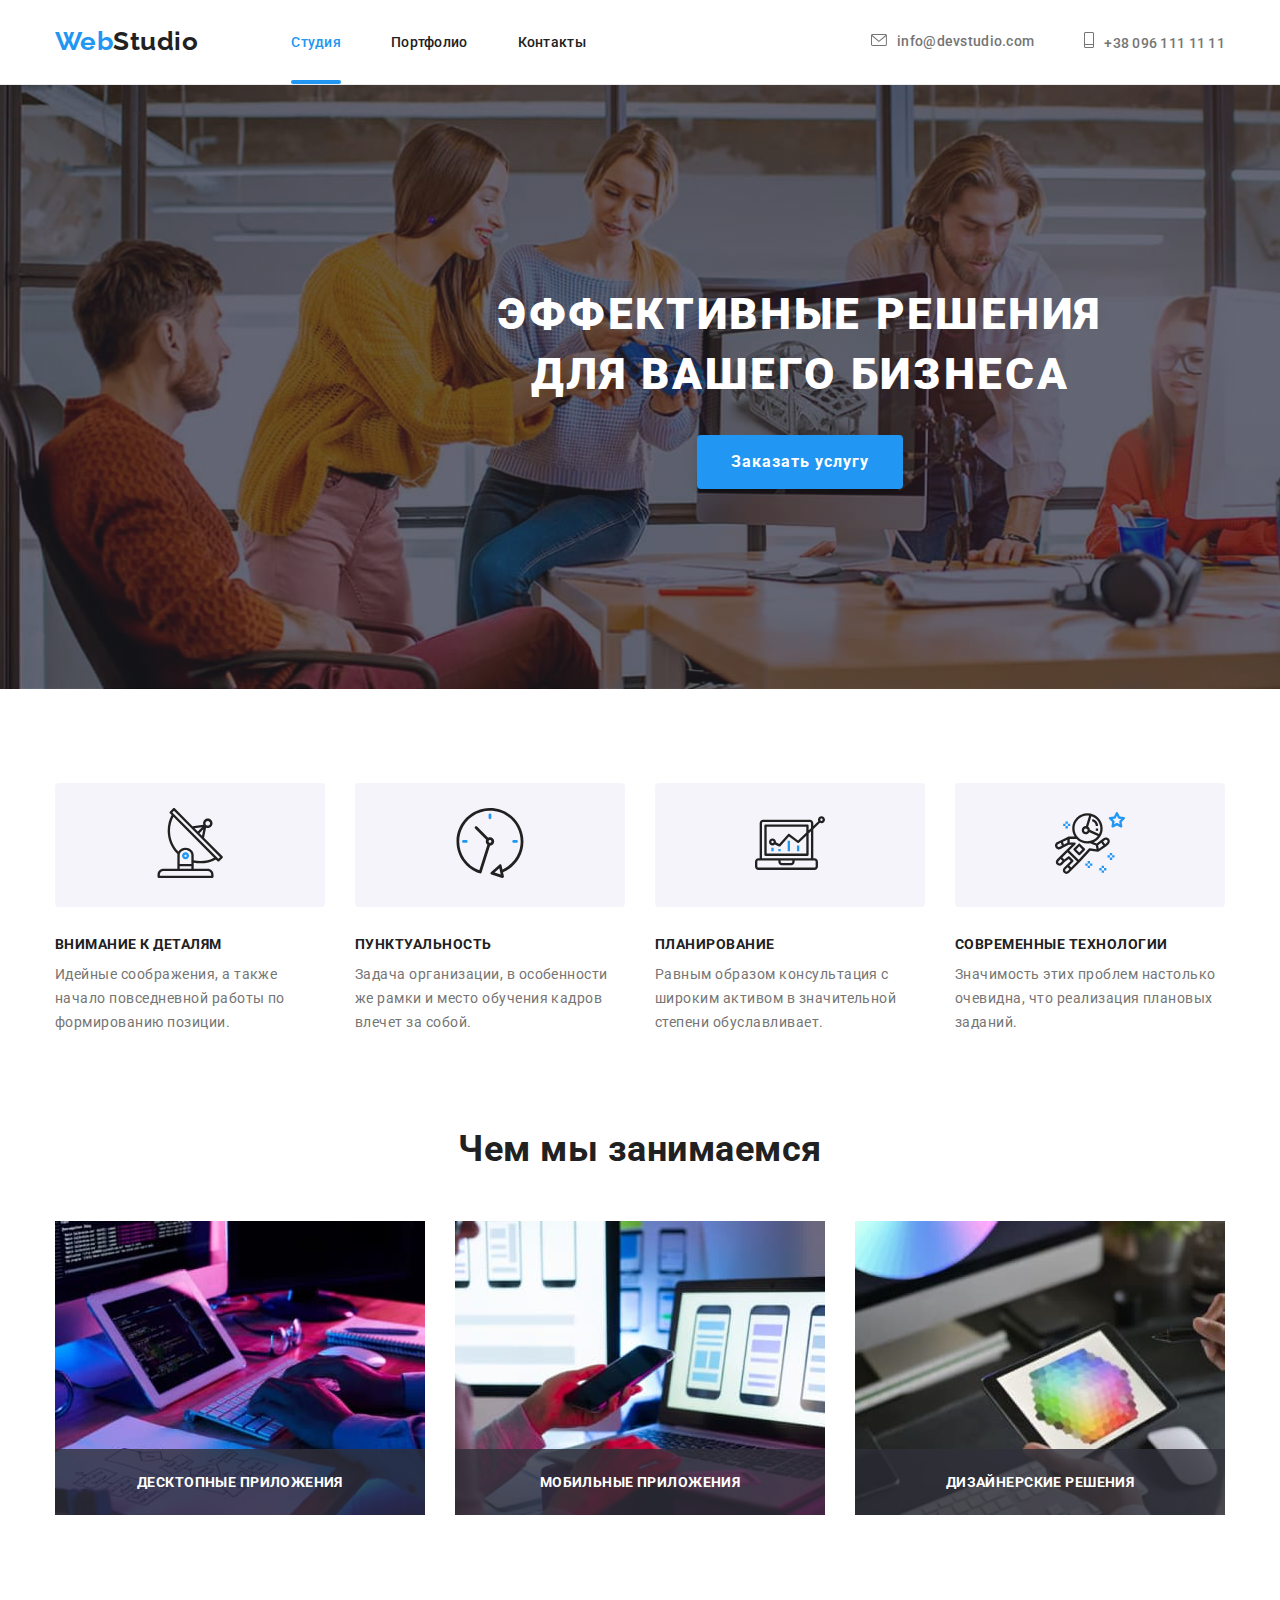
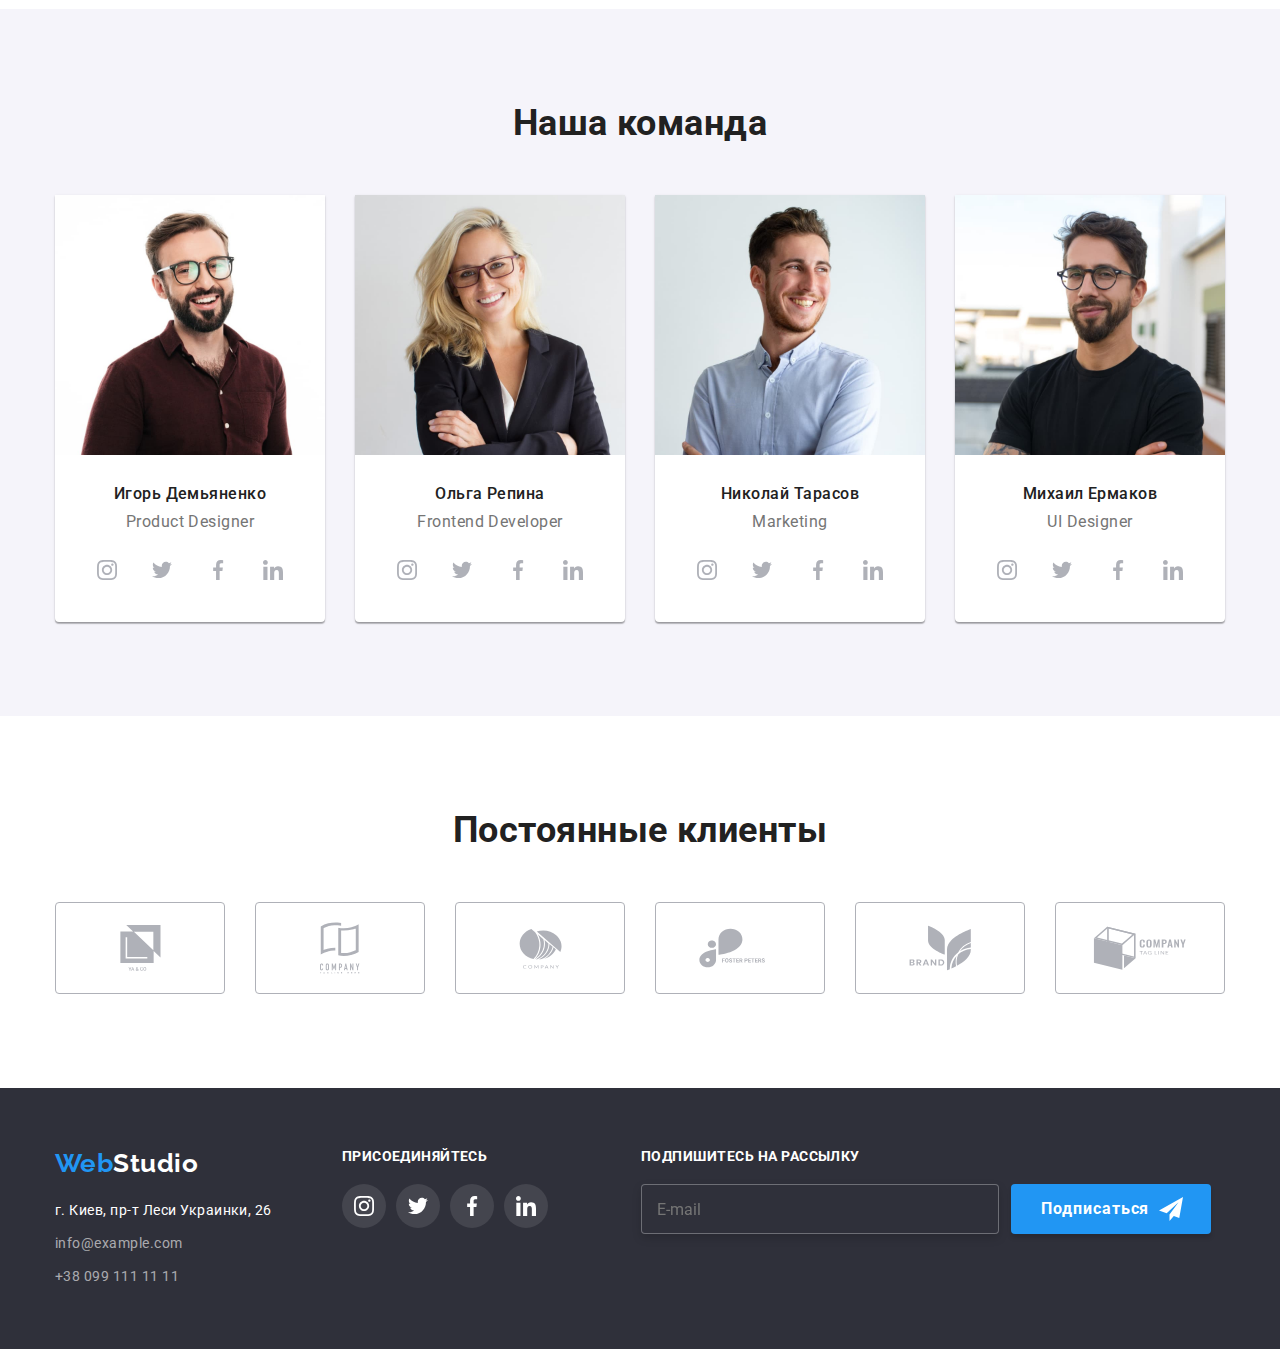
<file: index.html>
<!DOCTYPE html>
<html lang="ru">
<head>
    <meta charset="UTF-8">
    <meta http-equiv="X-UA-Compatible" content="IE=edge">
    <meta name="viewport" content="width=device-width, initial-scale=1.0">
    <title>Главнвя страница</title>
    <link rel="preconnect" href="https://fonts.gstatic.com">
    <link href="https://fonts.googleapis.com/css2?family=Raleway:wght@700&family=Roboto:wght@400;500;700;900&display=swap"
        rel="stylesheet">
    <link rel="stylesheet" href="https://cdnjs.cloudflare.com/ajax/libs/modern-normalize/1.0.0/modern-normalize.min.css">
    <link rel="stylesheet" href="./css/style.css">

</head>
<body>
    <!--Шапка сайта-->
    <header class="header-section" >
        <div class="container header-flex">
            <a class="logo dark-logo" href="#"><span class="logo-accent">Web</span>Studio</a>
            <nav class="menu">
                <ul class="nav-list list">
                    <li class="site-menu">
                        <a class="nav-link activ-page" href="#">Студия</a>
                    </li>
                    <li class="site-menu">
                        <a class="nav-link" href="./portfolio.html">Портфолио</a>
                    </li>
                    <li class="site-menu">
                        <a class="nav-link" href="#">Контакты</a>
                    </li>
                </ul>
            </nav>
            <!--контакты-->
            <ul class="header-contact list">
                <li class="nav-contact">
                    
                    <a class="nav-link" href="mailto:info@devstudio.com"><svg class="nav-icon" width="16" height="12">
                        <use href="./images/symbol-defs.svg#icon-email"></use>
                    </svg>info@devstudio.com</a>
                </li>
                <li class="nav-contact tel">
                    <a class="nav-link" href="tel:+380961111111"><svg class="nav-icon" width="10" height="16">
                        <use href="./images/symbol-defs.svg#icon-phone"></use>
                    </svg>+38 096 111 11 11</a>
                </li>
            </ul>
        </div>
    </header> 
    <main>
      <!-- Герой-->
    <section class="hero hero-bg">
        <div class="container">
            <h1 class="hero-title">Эффективные решения <br> для вашего бизнеса</h1>
            <button class="hero-button" type="button" data-modal-open>Заказать услугу</button>
        </div>
    </section>
      <!--Секция особенности-->
    <section class="features section">
     <!--<h2>Наши особенности</h2>-->
       <div class="container">
            <ul class="section-features-list list">
                <li class="features-list">
                    <div class="icon-bg">
                        <svg class="features-icon" width="70" height="70">
                            <use href="./images/symbol-defs.svg#icon-antenna"></use>
                        </svg>
                    </div>
                    <h3 class="features-title">Внимание к деталям</h3>
                    <p class="features-text">Идейные соображения, а также начало повседневной работы по формированию позиции.</p>
                </li>
                <li class="features-list">
                    <div class="icon-bg">
                        <svg class="features-icon" width="70" height="70">
                            <use href="./images/symbol-defs.svg#icon-clock"></use>
                        </svg>
                    </div>
                    <h3 class="features-title">Пунктуальность</h3>
                    <p class="features-text">Задача организации, в особенности же рамки и место обучения кадров влечет за собой.</p>
                </li>
                <li class="features-list">
                    <div class="icon-bg">
                        <svg class="features-icon" width="70" height="70">
                            <use href="./images/symbol-defs.svg#icon-diagram"></use>
                        </svg>
                    </div>
                    <h3 class="features-title">Планирование</h3>
                    <p class="features-text">Равным образом консультация с широким активом в значительной степени обуславливает.</p>
                </li>
                <li class="features-list">
                    <div class="icon-bg">
                        <svg class="features-icon" width="70" height="70">
                            <use href="./images/symbol-defs.svg#icon-astronaut"></use>
                        </svg>
                    </div>
                    <h3 class="features-title">Современные технологии</h3>
                    <p class="features-text">Значимость этих проблем настолько очевидна, что реализация плановых заданий.</p>
                </li>
            </ul>
       </div>

    </section>
      <!--Секция чем мы занимаемся-->
      <section class="about section">
         <div class="container"> 
            <h2 class="about-title">Чем мы занимаемся</h2>
            <ul class="about-list list">
                <li class="about-list-item">
                    <img src="./images/studio-page/about/box1(1).jpg" alt="website creation" width="370" height="294">
                    <div class="about-work">
                        <p class="about-text">Десктопные приложения</p>
                    </div>
                </li>
                <li class="about-list-item">
                    <img src="./images/studio-page/about/box2(1).jpg" alt="adaptive layout" width="370" height="294">
                    <div class="about-work">
                        <p class="about-text">Мобильные приложения</p>
                    </div>
                </li>
                <li class="about-list-item">
                    <img src="./images/studio-page/about/box3(1).jpg" alt="color palette on tablet" width="370" height="294">
                    <div class="about-work">
                        <p class="about-text">Дизайнерские решения</p>
                    </div>
                </li>
            </ul>
         </div>
      </section>
      <!--Секция наша команда-->
      <section class="team section">
          <div class="container">
            <h2 class="team-section-title">Наша команда</h2>
            <ul class="team-list list">
                <li class="team-list-item">
                    <img src="./images/studio-page/team/Igor-Demyanenko.jpg"
                        alt="Photo of a member of the WebStudio team Igor Demyanenko" width="270" height="260">
                        <div class="team-info" >
                            <h3 class="team-title">Игорь Демьяненко</h3>
                            <p class="team-text" lang="en">Product Designer</p>
                            <ul class="team-social-links list">
                                <li class="social-link">
                                    <a class="icon-team-item link" href="#">
                                        <svg class="social-icon" width="20" height="20">
                                            <use href="./images/symbol-defs.svg#icon-instagram"></use>
                                        </svg>
                                    </a>
                                </li>
                                <li class="social-link">
                                    <a class="icon-team-item link" href="#">
                                        <svg class="social-icon" width="20" height="20">
                                            <use href="./images/symbol-defs.svg#icon-twitter"></use>
                                        </svg>
                                    </a> 
                                </li>
                                <li class="social-link">
                                    <a class="icon-team-item link" href="#">
                                        <svg class="social-icon" width="20" height="20">
                                            <use href="./images/symbol-defs.svg#icon-facebook"></use>
                                        </svg>
                                    </a>
                                </li>
                                <li class="social-link">
                                    <a class="icon-team-item link" href="#">
                                        <svg class="social-icon" width="20" height="20">
                                            <use href="./images/symbol-defs.svg#icon-linkedin"></use>
                                        </svg>
                                    </a>   
                                </li>
                            </ul>
                        </div>       
                <li class="team-list-item">
                    <img src="./images/studio-page/team/Olga-Repina.jpg" alt="Photo of a member of the WebStudio team Olga Repina"
                        width="270" height="260">
                        <div class="team-info">
                            <h3 class="team-title">Ольга Репина</h3>
                            <p class="team-text" lang="en">Frontend Developer</p>
                            <ul class="team-social-links list">
                                <li class="social-link">
                                    <a class="icon-team-item link" href="#">
                                        <svg class="social-icon" width="20" height="20">
                                            <use href="./images/symbol-defs.svg#icon-instagram"></use>
                                        </svg>
                                    </a>
                                </li>
                                <li class="social-link">
                                    <a class="icon-team-item link" href="#">
                                        <svg class="social-icon" width="20" height="20">
                                            <use href="./images/symbol-defs.svg#icon-twitter"></use>
                                        </svg>
                                    </a>
                                </li>
                                <li class="social-link">
                                    <a class="icon-team-item link" href="#">
                                        <svg class="social-icon" width="20" height="20">
                                            <use href="./images/symbol-defs.svg#icon-facebook"></use>
                                        </svg>
                                    </a>
                                </li>
                                <li class="social-link">
                                    <a class="icon-team-item link" href="#">
                                        <svg class="social-icon" width="20" height="20">
                                            <use href="./images/symbol-defs.svg#icon-linkedin"></use>
                                        </svg>
                                    </a>
                                </li>
                            </ul>
                        </div>         
                </li>
                <li class="team-list-item">
                    <img src="./images/studio-page/team/Nikolay-Tarasov.jpg"
                        alt="Photo of a member of the WebStudio team Nikolay Tarasov" width="270" height="260">
                        <div class="team-info">
                            <h3 class="team-title">Николай Тарасов</h3>
                            <p class="team-text" lang="en">Marketing</p>
                            <ul class="team-social-links list">
                                <li class="social-link">
                                    <a class="icon-team-item link" href="#">
                                        <svg class="social-icon" width="20" height="20">
                                            <use href="./images/symbol-defs.svg#icon-instagram"></use>
                                        </svg>
                                    </a>
                                </li>
                                <li class="social-link">
                                    <a class="icon-team-item link" href="#">
                                        <svg class="social-icon" width="20" height="20">
                                            <use href="./images/symbol-defs.svg#icon-twitter"></use>
                                        </svg>
                                    </a>
                                </li>
                                <li class="social-link">
                                    <a class="icon-team-item link" href="#">
                                        <svg class="social-icon" width="20" height="20">
                                            <use href="./images/symbol-defs.svg#icon-facebook"></use>
                                        </svg>
                                    </a>
                                </li>
                                <li class="social-link">
                                    <a class="icon-team-item link" href="#">
                                        <svg class="social-icon" width="20" height="20">
                                            <use href="./images/symbol-defs.svg#icon-linkedin"></use>
                                        </svg>
                                    </a>
                                </li>
                            </ul>
                        </div>
                </li>
                <li class="team-list-item">
                    <img src="./images/studio-page/team/Mihail-Yermakov.jpg"
                        alt="Photo of a member of the WebStudio team Mikhail Ermakov" width="270" height="260">
                        <div class="team-info">
                            <h3 class="team-title">Михаил Ермаков</h3>
                            <p class="team-text" lang="en">UI Designer</p>
                            <ul class="team-social-links list">
                                <li class="social-link">
                                    <a class="icon-team-item link" href="#">
                                        <svg class="social-icon" width="20" height="20">
                                            <use href="./images/symbol-defs.svg#icon-instagram"></use>
                                        </svg>
                                    </a>
                                </li>
                                <li class="social-link">
                                    <a class="icon-team-item link" href="#">
                                        <svg class="social-icon" width="20" height="20">
                                            <use href="./images/symbol-defs.svg#icon-twitter"></use>
                                        </svg>
                                    </a>
                                </li>
                                <li class="social-link">
                                    <a class="icon-team-item link" href="#">
                                        <svg class="social-icon" width="20" height="20">
                                            <use href="./images/symbol-defs.svg#icon-facebook"></use>
                                        </svg>
                                    </a>
                                </li>
                                <li class="social-link">
                                    <a class="icon-team-item link" href="#">
                                        <svg class="social-icon" width="20" height="20">
                                            <use href="./images/symbol-defs.svg#icon-linkedin"></use>
                                        </svg>
                                     </a>
                                </li>
                            </ul>
                        </div>
                </li>
            </ul>
          </div>
        </section>

        <!--Постоянные клиенты-->
        
        <section class="client-section section">
            <div class="container">
                <h2 class="client-title">Постоянные клиенты</h2>
                <ul class="client-list list">
                    <li class="client-item">
                        <a class="client-link" href="#">
                            <svg class="client-icon" width="41" height="46">
                                <use href="./images/symbol-defs.svg#icon-client-1"></use>
                            </svg>
                        </a>
                    </li>
                    <li class="client-item">
                        <a href="#" class="client-link">
                            <svg class="client-icon" width="40" height="52">
                                <use href="./images/symbol-defs.svg#icon-client-2"></use>
                            </svg>
                        </a>
                    </li>
                    <li class="client-item">
                        <a href="#" class="client-link" >
                            <svg class="client-icon" width="43" height="41">
                                <use href="./images/symbol-defs.svg#icon-client-3"></use>
                            </svg>
                        </a>
                    </li>
                    <li class="client-item">
                        <a href="#" class="client-link" >
                            <svg class="client-icon" width="84" height="40">
                                <use href="./images/symbol-defs.svg#icon-client-4"></use>
                            </svg>
                        </a>
                    </li>
                    <li class="client-item">
                        <a href="#" class="client-link">
                            <svg class="client-icon" width="63" height="46">
                                <use href="./images/symbol-defs.svg#icon-client-5"></use>
                            </svg>
                        </a>
                    </li>
                    <li class="client-item">
                        <a href="#" class="client-link">
                            <svg class="client-icon" width="94" height="44">
                                <use href="./images/symbol-defs.svg#icon-client-6"></use>
                            </svg>
                        </a>
                    </li>
                </ul>
            </div>
        </section>
    </main>
      <!--Футер-->
    <footer class="footer-contact">
       <div class="container footer-container">
            <div class="studio-contact">
                <a class="logo light-logo" href=""><span class="logo-accent">Web</span>Studio</a>
                <address class="footer-address">
                    <p class="adres">г. Киев, пр-т Леси Украинки, 26</p>
                    <ul class="footer-list list">
                        <li class="footer-list-item"><a class="mail" href="mailto:info@example.com">info@example.com</a></li>
                        <li class="footer-list-item"><a class="phone-number" href="tel:+380991111111">+38 099 111 11 11</a></li>
                    </ul>
                </address>
            </div>
            <div class="studio-social-contact">
                <p class="welcome-text">присоединяйтесь</p>
                <ul class="icon-studio-list list">
                    <li class="icon-studio-item">
                        <a class="icon-studio-link link" href="#">
                            <svg class="social-studio-icon" width="20" height="20">
                                <use href="./images/symbol-defs.svg#icon-instagram"></use>
                            </svg>
                        </a>
                    </li>
                    <li class="icon-studio-item">
                        <a class="icon-studio-link link" href="#">
                            <svg class="social-studio-icon" width="20" height="20">
                                <use href="./images/symbol-defs.svg#icon-twitter"></use>
                            </svg>
                        </a>
                    </li>
                    <li class="icon-studio-item">
                        <a class="icon-studio-link link" href="#">
                            <svg class="social-studio-icon" width="20" height="20">
                                <use href="./images/symbol-defs.svg#icon-facebook"></use>
                            </svg>
                        </a>
                    </li>
                    <li class="icon-studio-item">
                        <a class="icon-studio-link link" href="#">
                            <svg class="social-studio-icon" width="20" height="20">
                                <use href="./images/symbol-defs.svg#icon-linkedin"></use>
                            </svg>
                        </a>
                    </li>
                </ul>
            </div>
                <form class="subscription-form">
                    <p class="subscription-text">Подпишитесь на рассылку</p>
                        <div class="subscription">
                            <label class="subscription-input">
                                <input type="email" name="subscription-email" class="subscription-form-input" placeholder="E-mail">
                            </label>
                            <button type="submit" class="subscription-btn">Подписаться
                                <svg class="subscription-icon" width="24" height="24">
                                    <use href="./images/symbol-defs.svg#icon-send"></use>
                                </svg>
                            </button>
                        </div>    
                </form>
       </div>
    </footer>
    
    <!--Модальное окно-->
    
    <div class="backdrop is-hidden" data-modal>
        <div class="modal-window">
            <button class="modal-btn" type="button" data-modal-close>
                <svg class="close-icon" width="18" height="18">
                    <use href="./images/symbol-defs.svg#icon-close-btn"></use>
                </svg>
            </button>
            <div class="form-container">
                <form class="modal-form">
                    <p class="form-head">Оставьте свои данные, мы вам перезвоним</p>
                    <label for="name" class="form-label">Имя</label>
                    <div class="form-thumb">
                        <input type="text" name="user-name" id="name" class="form-input" required>
                        <svg class="form-icon" width="18" height="18">
                            <use href="./images/symbol-defs.svg#icon-person-black"></use>
                        </svg>
                    </div>
                    <label for="tel" class="form-label">Телефон</label>
                    <div class="form-thumb">
                        <input type="tel" name="user-tel" id="tel" class="form-input" required>
                        <svg class="form-icon" width="18" height="18">
                            <use href="./images/symbol-defs.svg#icon-phone-black"></use>
                        </svg>  
                    </div>
                    <label for="email" class="form-label">Почта</label>
                    <div class="form-thumb">
                        <input type="email" name="user-email" id="email" class="form-input" required>
                        <svg class="form-icon" width="18" height="18">
                            <use href="./images/symbol-defs.svg#icon-email-black"></use>
                        </svg>
                    </div>
                    <label for="name" class="form-label">Комментарий</label>
                    <textarea name="user-message" class="form-message" placeholder="Введите текст"></textarea>
                    <label class="checkbox">
                        <input type="checkbox" name="user-policy" class="form-checkbox visually-hidden" required>
                        <svg class="form-checkbox-window" width="16" height="15">
                            <use href="./images/symbol-defs.svg#icon-checkbox-window"></use>
                        </svg>
                        <span class="form-checkbox-policy">Соглашаюсь с рассылкой и принимаю
                            <a class="form-policy-link" href="#">Условия договора</a>
                        </span>>
                    </label>
                    <button type="submit" class="modal-form-btn">Отправить</button>
                </form>
            </div>
        </div>
    </div>
    <script src="./js/modal.js"></script>
</body>
</html>
</file>
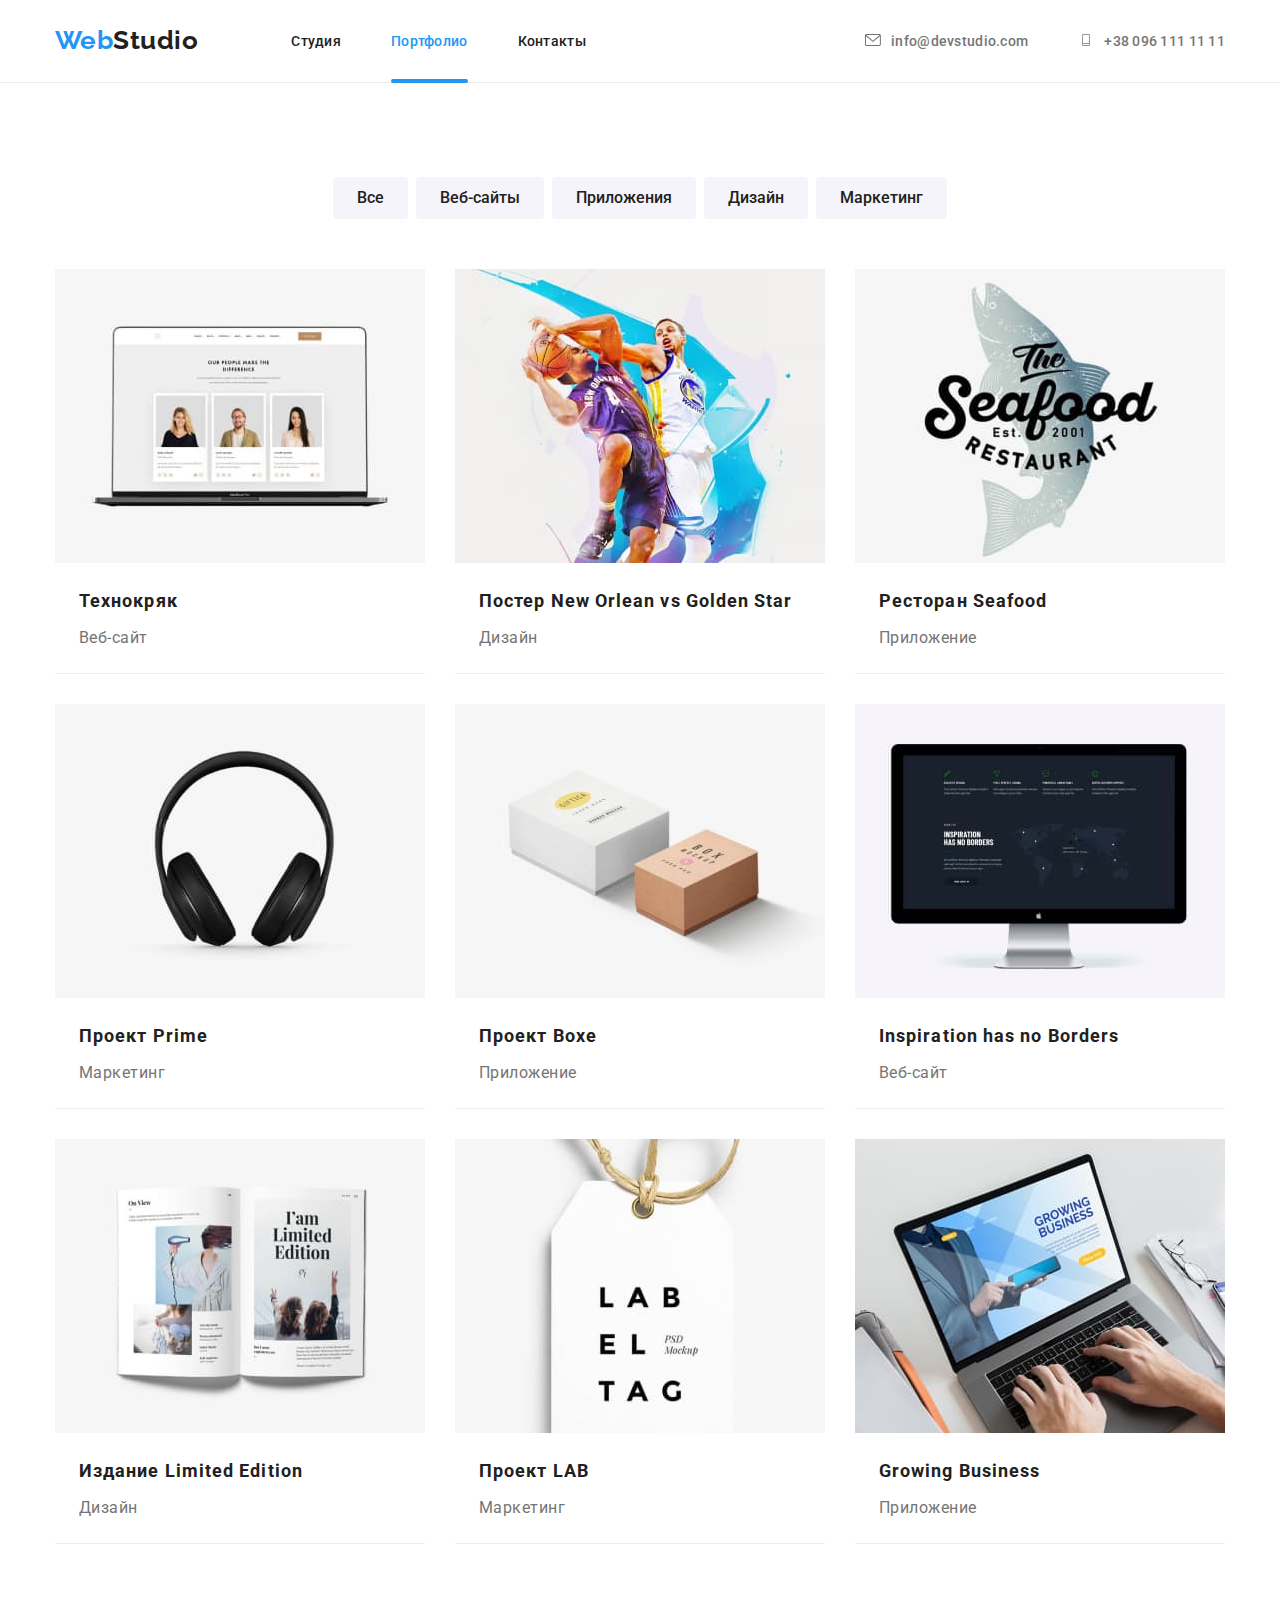
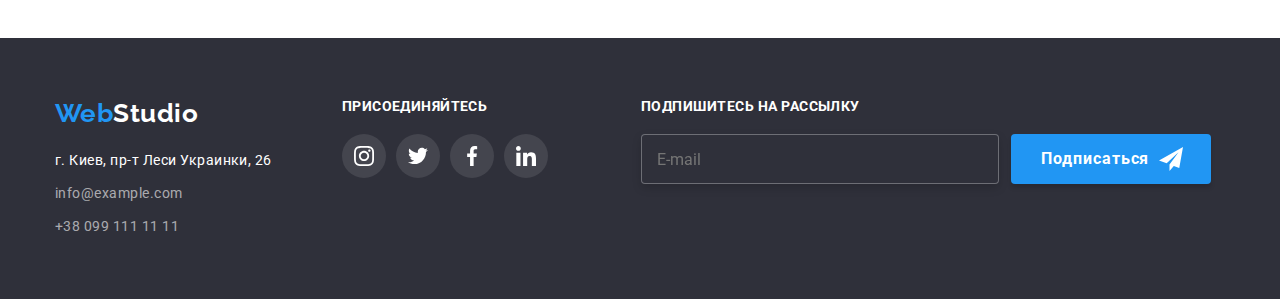
<file: portfolio.html>
<!DOCTYPE html>
<html lang="ru">
<head>
    <meta charset="UTF-8">
    <meta http-equiv="X-UA-Compatible" content="IE=edge">
    <meta name="viewport" content="width=device-width, initial-scale=1.0">
    <title>Страница портфолио</title>
    <link rel="preconnect" href="https://fonts.gstatic.com">
    <link href="https://fonts.googleapis.com/css2?family=Raleway:wght@700&family=Roboto:wght@400;500;700;900&display=swap"
        rel="stylesheet">
    <link rel="stylesheet" href="https://cdnjs.cloudflare.com/ajax/libs/modern-normalize/1.0.0/modern-normalize.min.css">
    <link rel="stylesheet" href="./css/style.css">
</head>
<body>
    <header class="header-section">
        <div class="container header-flex">
            <a class="logo dark-logo" href="#"><span class="logo-accent">Web</span>Studio</a>
            <nav class="menu">
                <ul class="nav-list list">
                    <li class="site-menu">
                        <a class="nav-link" href="./index.html">Студия</a>
                    </li>
                    <li class="site-menu">
                        <a class="nav-link activ-page" href="#">Портфолио</a>
                    </li>
                    <li class="site-menu">
                        <a class="nav-link" href="#">Контакты</a>
                    </li>
                </ul>
            </nav>
            <!--контакты-->
            <ul class="header-contact list">
                <li class="nav-contact">
    
                    <a class="nav-link" href="mailto:info@devstudio.com"><svg class="nav-icon" width="16" height="12">
                            <use href="./images/symbol-defs.svg#icon-email"></use>
                        </svg>info@devstudio.com</a>
                </li>
                <li class="nav-contact tel">
                    <a class="nav-link" href="tel:+380961111111"><svg class="nav-icon" width="16" height="12">
                            <use href="./images/symbol-defs.svg#icon-phone"></use>
                        </svg>+38 096 111 11 11</a>
                </li>
            </ul>
        </div>
    </header>
    <main>
        <!--<h1>Портфолио<h1>-->
        <!--Секция фильтры-->
        <section class="main-section section"> 
            <div class="container">
                          <!--<h2>Фильтры<h2>-->
                <ul class="filter list">
                    <li class="filter-list"><button class="filter-button" type="button">Все</button></li>
                    <li class="filter-list"><button class="filter-button" type="button">Веб-сайты</button></li>
                    <li class="filter-list"><button class="filter-button" type="button">Приложения</button></li>
                    <li class="filter-list"><button class="filter-button" type="button">Дизайн</button></li>
                    <li class="filter-list"><button class="filter-button" type="button">Маркетинг</button></li>
                </ul>
            <!--<h2>Примеры проектов<h2>-->
                <ul class="project list">
                    <li class="project-item">
                        <a class="project-link" href="#">
                            <div class="project-thumb">
                                <img src="./images/portfolio-page/img-portfolio-1.jpg" alt="Example website">
                                <p class="overlay">Технокряк это современная площадка распространения коронавируса. Компании используют эту
                                    платформу для цифрового
                                    шпионажа и атак на защищённые сервера конкурентов.
                                </p>
                            </div>
                            <div class="project-info">
                                <h3 class="project-title">Технокряк</h3>
                                <p class="project-text">Веб-сайт</p>
                            </div>
                        </a>  
                    </li>
                    <li class="project-item">
                        <a class="project-link" href="#">
                            <div class="project-thumb">
                                <img src="./images/portfolio-page/img-portfolio-2.jpg" alt="Poster design">
                                <p class="overlay">Технокряк это современная площадка распространения коронавируса. Компании используют эту
                                    платформу для цифрового
                                    шпионажа и атак на защищённые сервера конкурентов.</p>
                            </div>
                            <div class="project-info">
                                <h3 class="project-title">Постер New Orlean vs Golden Star</h3>
                                <p class="project-text">Дизайн</p>
                            </div>
                        </a>
                    </li>
                    <li class="project-item">
                        <a class="project-link" href="#">
                            <div class="project-thumb">
                                <img src="./images/portfolio-page/img-portfolio-3.jpg" alt="Sample website for a restaurant">
                                <p class="overlay">Технокряк это современная площадка распространения коронавируса. Компании используют эту
                                    платформу для цифрового
                                    шпионажа и атак на защищённые сервера конкурентов.</p>
                            </div>
                            <div class="project-info">
                                <h3 class="project-title">Ресторан Seafood</h3>
                                <p class="project-text">Приложение</p>
                            </div>
                        </a>    
                    </li>
                    <li class="project-item">
                        <a class="project-link" href="#">
                            <div class="project-thumb">
                                <img src="./images/portfolio-page/img-portfolio-4.jpg" alt="Sample website for a restaurant">
                                <p class="overlay">Технокряк это современная площадка распространения коронавируса. Компании используют эту
                                    платформу для цифрового
                                    шпионажа и атак на защищённые сервера конкурентов.</p>
                            </div>
                            <div class="project-info">
                                <h3 class="project-title">Проект Prime</h3>
                                <p class="project-text">Маркетинг</p>
                            </div>
                        </a>
                    </li>
                    <li class="project-item">
                        <a class="project-link" href="#">
                            <div class="project-thumb">
                                <img src="./images/portfolio-page/img-portfolio-5.jpg" alt="Sample website for a restaurant">
                                <p class="overlay">Технокряк это современная площадка распространения коронавируса. Компании используют эту
                                    платформу для цифрового
                                    шпионажа и атак на защищённые сервера конкурентов.</p>
                            </div>
                            <div class="project-info">
                                <h3 class="project-title">Проект Boxe</h3>
                                <p class="project-text">Приложение</p>
                            </div>
                        </a>
                    </li>
                    <li class="project-item">
                        <a class="project-link" href="#">
                            <div class="project-thumb">
                                <img src="./images/portfolio-page/img-portfolio-6.jpg" alt="Sample website for a restaurant">
                                <p class="overlay">Технокряк это современная площадка распространения коронавируса. Компании используют эту
                                    платформу для цифрового
                                    шпионажа и атак на защищённые сервера конкурентов.</p>
                            </div>
                            <div class="project-info">
                                <h3 class="project-title">Inspiration has no Borders</h3>
                                <p class="project-text">Веб-сайт</p>
                            </div>
                        </a>
                    </li>
                    <li class="project-item">
                        <a class="project-link" href="#">
                            <div class="project-thumb">
                                <img src="./images/portfolio-page/img-portfolio-7.jpg" alt="Sample website for a restaurant">
                                <p class="overlay">Технокряк это современная площадка распространения коронавируса. Компании используют эту
                                    платформу для цифрового
                                    шпионажа и атак на защищённые сервера конкурентов.</p>
                            </div>
                            <div class="project-info">
                                <h3 class="project-title">Издание Limited Edition</h3>
                                <p class="project-text">Дизайн</p>
                            </div>
                        </a>
                    </li>
                    <li class="project-item">
                        <a class="project-link" href="#">
                            <div class="project-thumb">
                                <img src="./images/portfolio-page/img-portfolio-8.jpg" alt="Sample website for a restaurant">
                                <p class="overlay">Технокряк это современная площадка распространения коронавируса. Компании используют эту
                                    платформу для цифрового
                                    шпионажа и атак на защищённые сервера конкурентов.</p>
                            </div>
                            <div class="project-info">
                                <h3 class="project-title">Проект LAB</h3>
                                <p class="project-text">Маркетинг</p>
                            </div>
                        </a>
                    </li>
                    <li class="project-item">
                        <a class="project-link" href="#">
                            <div class="project-thumb">
                                <img src="./images/portfolio-page/img-portfolio-9.jpg" alt="Sample website for a restaurant">
                                <p class="overlay">Технокряк это современная площадка распространения коронавируса. Компании используют эту
                                    платформу для цифрового
                                    шпионажа и атак на защищённые сервера конкурентов.</p>
                            </div>
                            <div class="project-info">
                                <h3 class="project-title">Growing Business</h3>
                                <p class="project-text">Приложение</p>
                            </div>
                        </a>
                    </li>
                </ul>
            </div>
        </section>
    </main>
    <!--Футер-->
<footer class="footer-contact">
    <div class="container footer-container">
        <div class="studio-contact">
            <a class="logo light-logo" href=""><span class="logo-accent">Web</span>Studio</a>
            <address class="footer-address">
                <p class="adres">г. Киев, пр-т Леси Украинки, 26</p>
                <ul class="footer-list list">
                    <li class="footer-list-item"><a class="mail" href="mailto:info@example.com">info@example.com</a>
                    </li>
                    <li class="footer-list-item"><a class="phone-number" href="tel:+380991111111">+38 099 111 11 11</a>
                    </li>
                </ul>
            </address>
        </div>
        <div class="studio-social-contact">
            <p class="welcome-text">присоединяйтесь</p>
            <ul class="icon-studio-list list">
                <li class="icon-studio-item">
                    <a class="icon-studio-link link" href="#">
                        <svg class="social-studio-icon" width="20" height="20">
                            <use href="./images/symbol-defs.svg#icon-instagram"></use>
                        </svg>
                    </a>
                </li>
                <li class="icon-studio-item">
                    <a class="icon-studio-link link" href="#">
                        <svg class="social-studio-icon" width="20" height="20">
                            <use href="./images/symbol-defs.svg#icon-twitter"></use>
                        </svg>
                    </a>
                </li>
                <li class="icon-studio-item">
                    <a class="icon-studio-link link" href="#">
                        <svg class="social-studio-icon" width="20" height="20">
                            <use href="./images/symbol-defs.svg#icon-facebook"></use>
                        </svg>
                    </a>
                </li>
                <li class="icon-studio-item">
                    <a class="icon-studio-link link" href="#">
                        <svg class="social-studio-icon" width="20" height="20">
                            <use href="./images/symbol-defs.svg#icon-linkedin"></use>
                        </svg>
                    </a>
                </li>
            </ul>
        </div>

        <form class="subscription-form">
            <p class="subscription-text">Подпишитесь на рассылку</p>
            <div class="subscription">
                <input type="email" name="subscription-email" class="subscription-form-input" placeholder="E-mail">
                <button type="submit" class="subscription-btn">Подписаться
                    <svg class="subscription-icon" width="24" height="24">
                        <use href="./images/symbol-defs.svg#icon-send"></use>
                    </svg>
                </button>
            </div>

        </form>
    </div>
</footer>
</body>
</html>
</file>
<file: css/style.css>
:root {
  --white-color: #ffffff;
  --dark-background-color: #2f303a;
  --grey-background-color: #f5f4fa;
  --title-text-color: #212121;
  --text-color: #757575;
  --white-transparent-color: rgba(255, 255, 255, 0.6);
  --blue-accent: #2196f3;
  --icons-border-color: #afb1b8;
  --cubic-bezier: cubic-bezier(0.4, 0, 0.2, 1);
}

h1,
h2,
h3,
h4,
h5,
h6,
p {
  margin-top: 0;
  margin-bottom: 0;
}

ul,
ol {
  margin-top: 0;
  margin-bottom: 0;
  padding-left: 0;
}

img {
  display: block;
}

.list {
  list-style: none;
}

body {
  background-color: var(--white-color);

  font-family: Roboto, sans-serif;
  color: var(--text-color);
  letter-spacing: 0.03em;
}

.container {
  width: 1200px;
  padding-left: 15px;
  padding-right: 15px;
  margin-left: auto;
  margin-right: auto;
  margin-top: 0px;
  margin-bottom: 0px;
}

.section {
  padding-top: 94px;
  padding-bottom: 94px;
}

/*-----------------Компоненты--------------*/

.logo {
  display: inline-block;

  font-family: Raleway;
  font-weight: 700;
  font-size: 26px;
  line-height: 1.2;
  text-decoration: none;
}

.logo .logo-accent,
.site-menu .nav-link:hover,
.site-menu .nav-link:focus,
.site-menu .nav-link.activ-page,
.site-menu .nav-link.activ-page-portfolio,
.nav-contact .nav-link:hover,
.nav-contact .nav-link:focus,
.nav-tel:hover,
.nav-tel:focus,
.mail:hover,
.mail:focus,
.phone-number:hover,
.phone-number:focus {
  color: var(--blue-accent);
}

.about-title,
.team-section-title,
.client-title {
  color: var(--title-text-color);

  font-weight: 700;
  font-size: 36px;
  line-height: 1.16;
  text-align: center;
}

.icon-team-item,
.icon-studio-link {
  display: flex;
  justify-content: center;
  align-items: center;
  width: 44px;
  height: 44px;
  border-radius: 50% 50%;
}

/*----------------Компоненты конец---------*/

/*--------------- Шапка сайта-------------*/
.header-section {
  border-bottom: 1px solid #ececec;
}

.header-flex {
  display: flex;
  align-items: center;
}

.header-flex > .logo {
  padding-top: 24px;
  padding-bottom: 25px;
}

.logo.dark-logo {
  color: var(--title-text-color);
}

.menu {
  margin-left: 93px;
  align-items: center;
}

.nav-list {
  display: flex;
}

.nav-list .site-menu + .site-menu {
  margin-left: 50px;
}

.nav-link {
  position: relative;

  padding-top: 32px;
  padding-bottom: 34px;

  font-weight: 500;
  font-size: 14px;
  line-height: 1.14;
  letter-spacing: 0.02em;

  transition: color 250ms var(--cubic-bezier);
}

.activ-page::after {
  content: "";
  position: absolute;
  left: 0;
  bottom: 0;

  width: 100%;
  height: 4px;

  border-radius: 2px;
  background-color: var(--blue-accent);
}

.site-menu > .nav-link {
  color: var(--title-text-color);
  text-decoration: none;
}

.header-contact {
  display: flex;
  margin-left: auto;
  padding-top: 32px;
  padding-bottom: 32px;
}

.nav-icon {
  fill: currentColor;
  margin-right: 10px;
}

.nav-icon:hover {
  fill: var(--blue-accent);
}

.tel {
  margin-left: 50px;
}

.nav-contact > .nav-link,
.nav-contact > .nav-link {
  color: var(--text-color);
  text-decoration: none;
}

/*--------------- Секция Герой-------------*/
.hero {
  text-align: center;
  padding-top: 200px;
  padding-bottom: 200px;
}

.hero-bg {
  width: 1600px;
  margin-left: auto;
  margin-right: auto;
  background-color: #c4c4c4;
  background-image: linear-gradient(
      to right,
      rgba(47, 48, 58, 0.4),
      rgba(47, 48, 58, 0.4)
    ),
    url(../images/studio-page/hero-img.jpg);

  background-repeat: no-repeat;
  background-position: center;
  background-size: cover;
}

.hero-title {
  color: var(--white-color);

  font-weight: 900;
  font-size: 44px;
  line-height: 1.36;
  letter-spacing: 0.06em;
  text-transform: uppercase;

  padding-bottom: 30px;
}

.hero-button {
  background-color: var(--blue-accent);
  color: var(--white-color);

  font-weight: 700;
  font-size: 16px;
  line-height: 1.87;
  letter-spacing: 0.06em;

  padding: 10px 32px;
  border-radius: 4px;
  min-width: 200px;
  border-color: transparent;
  box-shadow: 0px 4px 4px rgba(0, 0, 0, 0.15);
  cursor: pointer;

  transition: background-color 250ms var(--cubic-bezier);
}

.hero-button:hover {
  background-color: #188ce8;
}

/*--------------- Секция Герой Конец -------------*/

/*-------------------- Секция особенности------------- */

.section-features-list {
  display: flex;
  margin-left: -30px;
  margin-top: -30px;
}

.features-list {
  flex-basis: calc((100% - 60px) / 4);
  margin-left: 30px;
  margin-top: 30px;
}

.icon-bg {
  background: var(--grey-background-color);
  border-radius: 4px;

  width: 270px;
  padding: 25px 100px;
  margin-bottom: 30px;
}

.features-title {
  color: var(--title-text-color);

  font-weight: 700;
  font-size: 14px;
  line-height: 1.14;
  text-transform: uppercase;
}

.features-text {
  font-size: 14px;
  line-height: 1.71;
  margin-top: 10px;
}

/*-------------------- Секция Особенности Конец------------- */

/*--------------------Секция Чем Мы Занимаемся---------------*/
.about {
  padding-top: 0px;
}

.about-title {
  margin-bottom: 50px;
}

.about-list {
  display: flex;
  justify-content: space-between;
}

.about-list-item {
  position: relative;
}

.about-work {
  position: absolute;
  width: 100%;
  bottom: 0px;
  background: rgba(47, 48, 58, 0.8);
}

.about-text {
  font-weight: 700;
  font-size: 14px;
  line-height: 0.88;
  letter-spacing: 0.03em;
  text-transform: uppercase;
  text-align: center;

  padding-top: 27px;
  padding-bottom: 27px;
  color: var(--white-color);
}

/*--------------------Секция Чем Мы Занимаемся Конец---------------*/

/*--------------------Секция Наша Команда--------------------------*/
.team {
  background-color: var(--grey-background-color);
}

.team-section-title {
  padding-bottom: 50px;
}

.team-list {
  display: flex;
}

.team-list-item {
  background-color: var(--white-color);
  box-shadow: 0px 1px 3px rgba(0, 0, 0, 0.12), 0px 1px 1px rgba(0, 0, 0, 0.14),
    0px 2px 1px rgba(0, 0, 0, 0.2);

  border-radius: 0px 0px 4px 4px;
}

.team-list-item:not(:first-child) {
  margin-left: 30px;
}

.team-info {
  text-align: center;
  padding-right: 30px;
  padding-left: 30px;
  padding-top: 30px;
  padding-bottom: 30px;
}

.team-title {
  color: var(--title-text-color);

  font-weight: 500;
  font-size: 16px;
  line-height: 1.18;
  padding-bottom: 10px;
}

.team-text {
  color: var(--text-color);

  font-size: 16px;
  line-height: 1.18;
  padding-bottom: 16px;
}

.team-social-links {
  display: flex;
  justify-content: space-between;
}

.icon-team-item {
  background-color: var(--white-color);

  transition: background-color 250ms var(--cubic-bezier);
}

.icon-team-item:hover,
.icon-team-item:focus {
  background-color: var(--blue-accent);
}

.social-icon {
  fill: var(--icons-border-color);

  transition: fill 250ms var(--cubic-bezier);
}

.icon-team-item:hover .social-icon,
.icon-team-item:focus .social-icon {
  fill: var(--white-color);
}

/*--------------------Секция Наша Команда Конец--------------------------*/

/*--------------------Секция Постоянные Клиенты---------------*/

.client-title {
  padding-bottom: 50px;
}

.client-list {
  display: flex;
}

.client-item:not(:last-child) {
  margin-right: 30px;
}

.client-link {
  display: flex;
  justify-content: center;
  align-items: center;
  width: 170px;
  height: 92px;
  border: 1px solid var(--icons-border-color);
  border-radius: 4px;

  transition: border-color 250ms var(--cubic-bezier);
}

.client-link:hover,
.client-link:focus {
  border-color: var(--blue-accent);
}

.client-icon {
  fill: var(--icons-border-color);

  transition: fill 250ms var(--cubic-bezier);
}

.client-link:hover .client-icon,
.client-link:focus .client-icon {
  fill: var(--blue-accent);
}

/*--------------------Секция Постоянные Клиенты Конец---------------*/

/*---------------------------Футер----------------*/

.footer-contact {
  background-color: var(--dark-background-color);
  padding-top: 60px;
  padding-bottom: 60px;
}

.logo.light-logo {
  color: var(--white-color);
}

.footer-container {
  display: flex;
}

.studio-contact > .logo {
  padding-bottom: 20px;
}

.studio-contact {
  padding-right: 70px;
}

.adres,
.mail,
.phone-number {
  font-style: normal;
  font-size: 14px;
  line-height: 1.71;
}

.adres {
  color: var(--white-color);
  padding-bottom: 9px;
}

.footer-list-item:not(:last-child) {
  padding-bottom: 9px;
}

.mail,
.phone-number {
  color: var(--white-transparent-color);
  text-decoration: none;

  transition: color 250ms var(--cubic-bezier);
}

.welcome-text {
  font-weight: bold;
  font-size: 14px;
  line-height: 16px;
  letter-spacing: 0.03em;
  text-transform: uppercase;

  color: var(--white-color);
  padding-bottom: 20px;
}

.icon-studio-list {
  display: flex;
}

.icon-studio-item:not(:last-child) {
  padding-right: 10px;
}

.icon-studio-link {
  background-color: rgba(255, 255, 255, 0.1);
  transition: background-color 250ms var(--cubic-bezier);
}

.icon-studio-link:hover,
.icon-studio-link:focus {
  background-color: var(--blue-accent);
}

.social-studio-icon {
  fill: var(--white-color);
}

.subscription-form {
  margin-left: 93px;
}

.subscription-text {
  padding-bottom: 20px;
  font-weight: 700;
  font-size: 14px;
  line-height: 16px;
  text-transform: uppercase;
  color: var(--white-color);
}

.subscription {
  display: flex;
  align-items: center;
}

.subscription-form-input {
  font-size: 16px;
  line-height: 1.25;
  color: rgba(255, 255, 255, 0.6);

  height: 50px;
  width: 358px;
  margin-right: 12px;
  padding: 15px 0px 15px 15px;

  border: 1px solid rgba(255, 255, 255, 0.3);
  border-radius: 4px;
  background-color: var(--dark-background-color);
  filter: drop-shadow(0px 4px 4px rgba(0, 0, 0, 0.15));

  transition: border 250ms var(--cubic-bezier);
}

.subscription-form-input:hover,
.subscription-form-input:focus {
  border: 1px solid var(--blue-accent);
  outline: none;
}

.subscription-btn {
  font-weight: 700;
  size: 16px;
  line-height: 1.87;
  letter-spacing: 0.06em;
  color: var(--white-color);

  display: flex;
  align-items: center;

  padding: 10px 10px 10px 29px;
  width: 200px;
  height: 50px;

  box-shadow: 0px 4px 4px rgba(0, 0, 0, 0.15);
  border-radius: 4px;
  background-color: var(--blue-accent);
  border: 1px solid transparent;

  transition: background-color 250ms var(--cubic-bezier);
}

.subscription-btn:focus,
.subscription-btn:hover {
  background-color: #188ce8;
}

.subscription-icon {
  margin-left: 10px;
}

/*---------------------------Футер Конец----------------*/

/*=======================Оформление Страницы Потрфолио==================*/

/*-----------------------Кнопки Фильтра--------------------*/
.filter-button {
  background-color: var(--grey-background-color);
  color: var(--title-text-color);

  font-family: Roboto;
  font-weight: 500;
  font-size: 16px;
  line-height: 1.62;
  text-align: center;
  cursor: pointer;

  display: inline-block;
  border-radius: 4px;
  border-color: transparent;

  padding: 6px 22px 6px 22px;

  transition: background-color 250ms var(--cubic-bezier);
}

.filter {
  display: flex;
  justify-content: center;
  margin-bottom: 50px;
}

.filter-list + .filter-list {
  margin-left: 8px;
}

.filter-button:hover,
.filter-button:focus {
  background-color: var(--blue-accent);
  color: var(--white-color);
  box-shadow: 0px 3px 1px rgba(0, 0, 0, 0.1), 0px 1px 2px rgba(0, 0, 0, 0.08),
    0px 2px 2px rgba(0, 0, 0, 0.12);
}

/*-----------------------Кнопки Фильтра Конец--------------------*/

/*-----------------------Примеры Проектов--------------------*/

.project {
  display: flex;
  flex-wrap: wrap;
  margin-left: -30px;
  margin-top: -30px;
}

.project-link {
  text-decoration: none;
}

.project-item {
  flex-basis: calc((100% - 90px) / 3);
  margin-left: 30px;
  margin-top: 30px;
}

.project-item:hover,
.project-item:focus {
  box-shadow: 0px 1px 1px rgba(0, 0, 0, 0.12), 0px 4px 4px rgba(0, 0, 0, 0.06),
    1px 4px 6px rgba(0, 0, 0, 0.16);
}

.project-thumb {
  position: relative;
  overflow: hidden;
}

.overlay {
  position: absolute;
  width: 100%;
  height: 100%;
  top: 0px;
  left: 0px;

  font-size: 18px;
  line-height: 1.5;
  color: var(--white-color);
  padding: 63px 24px;
  overflow: auto;

  background-color: rgba(33, 150, 243, 0.9);
  transform: translateY(100%);
  transition: transform 250ms var(--cubic-bezier);
}

.project-link:hover .overlay,
.project-link:focus .overlay {
  transform: translateY(0%);
}

.project-info {
  border-bottom: 1px solid #eeeeee;
  padding: 20px 24px;
}

.project-title {
  color: var(--title-text-color);

  font-style: normal;
  font-weight: bold;
  font-size: 18px;
  line-height: 2;
  letter-spacing: 0.06em;

  margin-bottom: 4px;
}

.project-text {
  color: var(--text-color);

  font-size: 16px;
  line-height: 1.87;
}
/*-----------------------Примеры Проектов Конец--------------------*/

/*-------------------------Модальное Окно---------------------------*/

.backdrop {
  position: fixed;
  width: 100%;
  height: 100%;
  top: 0;
  left: 0;
  z-index: 100;

  background-color: rgba(0, 0, 0, 0.2);
  transition: opacity 250ms var(--cubic-bezier),
    visibility 250ms var(--cubic-bezier);
}

.is-hidden {
  opacity: 0;
  visibility: hidden;
  pointer-events: none;
}

.modal-window {
  position: absolute;
  top: 50%;
  left: 50%;

  width: 528px;
  height: 581px;
  background-color: var(--white-color);
  border-radius: 4px;

  transform: translate(-50%, -50%);
}

.modal-btn {
  position: absolute;
  top: 8px;
  right: 8px;
  width: 30px;
  height: 30px;

  display: flex;
  justify-content: center;
  align-items: center;

  background-color: var(--white-color);
  border: 1px solid rgba(0, 0, 0, 0.1);
  border-radius: 50%;
  padding: 0;
  cursor: pointer;
}

.close-icon {
  transition: fill 250ms var(--cubic-bezier);
}

.close-icon:hover,
.close-icon:focus {
  fill: var(--blue-accent);
}

.modal-form {
  display: flex;
  flex-direction: column;
}

.form-container {
  padding: 40px;
}

.form-head {
  font-weight: 700;
  font-size: 20px;
  line-height: 1.15;
  text-align: center;
  color: var(--title-text-color);
  margin-bottom: 12px;
}

.form-label {
  font-size: 12px;
  line-height: 1.16;
  letter-spacing: 0.01em;
  color: var(--text-color);
  margin-bottom: 4px;
}

.form-thumb {
  position: relative;
}

.form-input {
  width: 448px;
  height: 40px;
  border: 1px solid rgba(33, 33, 33, 0.2);
  border-radius: 4px;
  margin-bottom: 10px;
  padding-left: 42px;
  transition: border-color 250ms var(--cubic-bezier);
}

.form-input:focus {
  border-color: var(--blue-accent);
  outline: none;
}

.form-icon {
  position: absolute;
  top: 20px;
  left: 15px;
  transform: translateY(-50%);
  transition: fill 250ms var(--cubic-bezier);
}

.form-input:focus + .form-icon {
  fill: var(--blue-accent);
}

.form-message {
  width: 100%;
  height: 120px;
  border: 1px solid rgba(33, 33, 33, 0.2);
  border-radius: 4px;
  padding: 12px 16px;
  resize: none;
  margin-top: 4px;
  margin-bottom: 20px;
  transition: border-color 250ms var(--cubic-bezier);
}

.form-message:focus {
  border-color: var(--blue-accent);
  outline: none;
}

.form::placeholder {
  font-size: 12px;
  line-height: 1.16;
  letter-spacing: 0.01em;
  color: rgba(117, 117, 117, 0.5);
  text-transform: uppercase;
}

.checkbox {
  display: flex;
  align-items: center;
}

.visually-hidden {
  position: absolute !important;
  clip: rect(1px 1px 1px 1px); /* IE6, IE7 */
  clip: rect(1px, 1px, 1px, 1px);
  padding: 0 !important;
  border: 0 !important;
  height: 1px !important;
  width: 1px !important;
  overflow: hidden;
}

.form-checkbox:checked + .form-checkbox-window {
  background-image: url("../images/studio-page/icon-check.svg");
  fill: transparent;
}

.form-checkbox-policy {
  font-size: 14px;
  line-height: 1.71;
  color: var(--text-color);
  margin-left: 7px;
}

.form-policy-link {
  font-size: 14px;
  line-height: 1.71;
  color: var(--blue-accent);
}

.modal-form-btn {
  width: 200px;
  height: 50px;
  background-color: var(--blue-accent);
  box-shadow: 0px 4px 4px rgba(0, 0, 0, 0.15);
  border-radius: 4px;
  border-color: transparent;

  font-weight: 700;
  font-size: 16px;
  line-height: 1.87;
  letter-spacing: 0.06em;

  color: var(--white-color);

  margin-left: auto;
  margin-right: auto;
  margin-top: 30px;

  transition: background-color 250ms var(--cubic-bezier);
}

.modal-form-btn:hover,
.modal-form-btn:focus {
  background-color: #188ce8;
}

/*-------------------------Модальное Окно Конец---------------------------*/ ;
</file>
